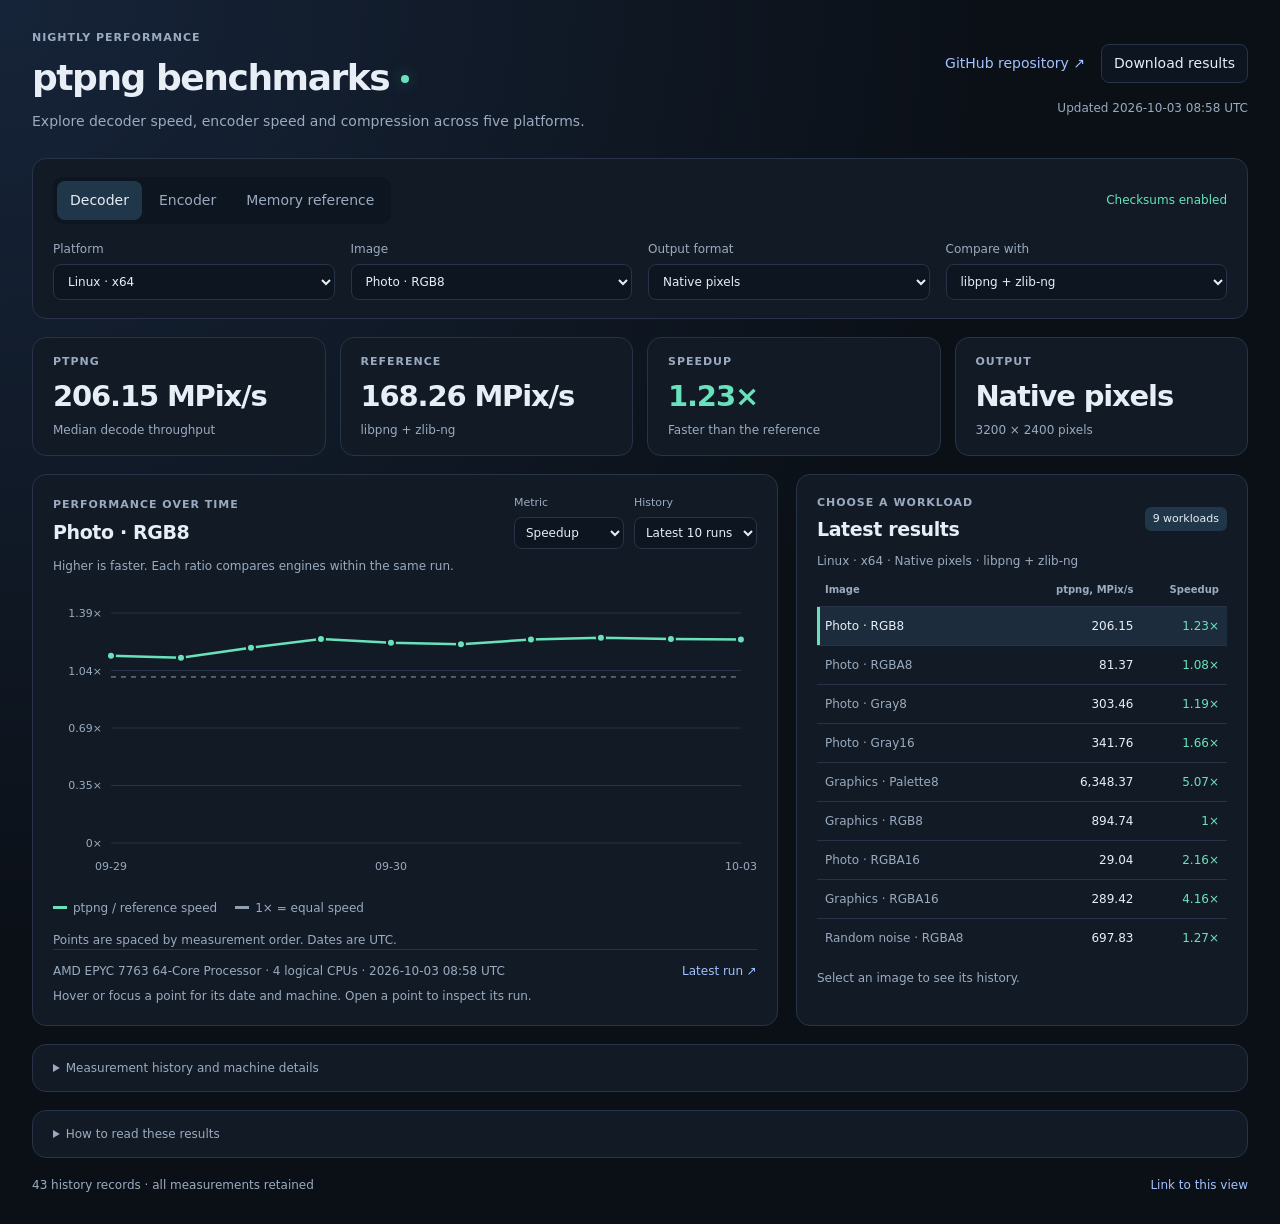
<file: bench/index.html>
<!doctype html>
<html lang="en">
<head>
  <meta charset="utf-8">
  <meta name="viewport" content="width=device-width, initial-scale=1">
  <meta name="color-scheme" content="dark">
  <title>ptpng benchmarks</title>
  <link rel="stylesheet" href="dashboard.css">
  <script src="data.js" defer></script>
  <script src="dashboard.js?v=3" defer></script>
</head>
<body>
  <main class="dashboard">
    <header class="page-header">
      <div><div class="eyebrow">Nightly performance</div><h1>ptpng benchmarks<span class="status-dot" aria-hidden="true"></span></h1>
        <p>Explore decoder speed, encoder speed and compression across five platforms.</p></div>
      <div class="header-actions"><a id="repository-link">GitHub repository ↗</a><button id="download" type="button">Download results</button>
        <span id="updated" class="muted"></span></div>
    </header>
    <p id="error" role="alert" hidden></p>
    <section class="controls panel" aria-label="Choose benchmark">
      <div class="toolbar">
        <div class="segmented" role="group" aria-label="Operation">
          <button type="button" data-mode="decode" aria-pressed="true">Decoder</button>
          <button type="button" data-mode="encode" aria-pressed="false">Encoder</button>
          <button type="button" data-mode="memory" aria-pressed="false">Memory reference</button>
        </div>
        <span class="checksums">Checksums enabled</span>
      </div>
      <div class="filters">
        <label>Platform<select id="platform"></select></label>
        <label>Image<select id="image"></select></label>
        <label>Output format<select id="format"></select></label>
        <label>Compare with<select id="reference"></select></label>
      </div>
    </section>
    <section id="stats" class="stats" aria-label="Latest selected result" aria-live="polite"></section>
    <p id="encoder-note" class="muted" hidden>From commit 835042d, the encoder prioritizes level-6 file sizes. Earlier runs used faster compression with much larger files. Compare speed and PNG file size together.</p>
    <div class="results-grid">
      <section class="panel trend-panel" aria-labelledby="trend-title">
        <div class="section-heading"><div><div class="eyebrow">Performance over time</div><h2 id="trend-title">Loading measurements…</h2></div>
          <div class="chart-controls"><label class="compact-label">Metric<select id="metric"></select></label>
            <label class="compact-label">History<select id="range"><option value="10">Latest 10 runs</option><option value="30">Latest 30 runs</option><option value="all">All runs</option></select></label></div>
        </div>
        <p id="chart-caption" class="muted"></p>
        <div id="chart" class="chart"></div>
        <div id="legend" class="legend"></div>
        <p class="muted">Points are spaced by measurement order. Dates are UTC.</p>
        <div class="run-strip"><span id="machine" class="muted"></span><a id="latest-run" target="_blank" rel="noopener noreferrer">Latest run ↗</a></div>
        <p id="point-help" class="muted">Hover or focus a point for its date and machine. Open a point to inspect its run.</p>
      </section>
      <section class="panel overview" aria-labelledby="overview-title">
        <div class="section-heading"><div><div class="eyebrow">Choose a workload</div><h2 id="overview-title">Latest results</h2></div><span id="case-count" class="badge"></span></div>
        <p id="overview-caption" class="muted"></p>
        <div class="table-wrap"><table><thead id="overview-head"></thead><tbody id="overview-body"></tbody></table></div>
        <p class="muted table-hint">Select an image to see its history.</p>
      </section>
    </div>
    <details class="panel measurement-details"><summary>Measurement history and machine details</summary>
      <div class="table-wrap history-wrap"><table><thead><tr><th>Measured, UTC</th><th>Commit</th><th>ptpng</th><th>Reference</th><th>Machine</th><th>Run</th></tr></thead><tbody id="history-body"></tbody></table></div>
    </details>
    <details class="panel method-details"><summary>How to read these results</summary>
      <div class="method-grid">
        <div><h3>Speed and file size</h3><p>Above 1× means ptpng is faster than the reference measured in the same run. The dashed line marks equal speed. File size is a separate comparison: 167.6% of reference bytes means a 67.6% larger PNG file.</p><p>PNG compression is lossless; dimensions and decoded pixels stay identical. Changing the reference changes the comparison, not ptpng's compression settings. zlib and zlib-ng can produce different file sizes at the same numbered level.</p></div>
        <div><h3>Machines can change</h3><p>Hosted runners are fresh virtual machines. Compare the recorded CPU and runner image before interpreting a change. These ratios do not replace alternating old/new measurements on one machine.</p></div>
        <div><h3>Timing and fixtures</h3><p>Decoder timings use medians of 12 alternating rounds after warm-up from commit e6f083c onward; earlier runs used best-of-12. Encoding uses five rotated rounds. Allocations and checksums are included; file I/O and freeing returned output are excluded.</p><p>From 1 October 2026, the encoder targets level-6 file sizes with full-row filtering and dynamic Huffman blocks. Earlier points use the previous speed-first compressor; compare time and size together.</p><p>Fixtures contain generated photo-like gradients, graphics and random noise. PNG streams can differ between OSes. Palette inputs expand to RGBA8 for both encoders.</p></div>
        <div><h3>Memory is a reference</h3><p>Warm-buffer copying measures payload MB/s over a 128 MiB working set. It is not a theoretical PNG limit: decoding reads compressed bytes and also reconstructs pixels and verifies checksums.</p></div>
      </div>
    </details>
    <footer><span id="history-count"></span><a id="view-link">Link to this view</a></footer>
  </main>
  <noscript><p>This dashboard needs JavaScript. The full benchmark history is available in <a href="data.js">data.js</a>.</p></noscript>
</body>
</html>
</file>
<file: bench/dashboard.css>
:root { color-scheme: dark; --bg: #0b1017; --panel: #121a25; --border: #273447; --text: #e8eef6; --muted: #9aabc0; --accent: #69e2bb; --reference: #80aaff; --loss: #ffb38a; }
* { box-sizing: border-box; }
body { margin: 0; background: radial-gradient(ellipse at top left, #162439 0, transparent 55%), var(--bg); color: var(--text); font: 14px/1.5 system-ui, -apple-system, "Segoe UI", sans-serif; }
button, select { font: inherit; }
button, select, a { -webkit-tap-highlight-color: transparent; }
button, select { border: 1px solid var(--border); border-radius: 8px; color: var(--text); background: #0d1520; }
button { padding: 8px 12px; cursor: pointer; }
button:hover, select:hover { border-color: #64778f; }
a { color: #a2c2ff; text-decoration: none; }
a:hover { text-decoration: underline; }
:focus-visible { outline: 2px solid var(--accent); outline-offset: 3px; }
button:disabled, select:disabled { opacity: .5; cursor: default; }
h1, h2, h3, p { margin: 0; }
h1 { font-size: clamp(26px, 3vw, 36px); letter-spacing: -.04em; font-weight: 650; }
h2 { font-size: 19px; letter-spacing: -.02em; font-weight: 600; }
h3 { font-size: 15px; margin-bottom: 8px; }
.dashboard { max-width: 1480px; margin: auto; padding: 30px 32px; }
.page-header { display: flex; justify-content: space-between; gap: 24px; align-items: center; margin-bottom: 26px; }
.page-header p { color: var(--muted); margin-top: 6px; }
.status-dot { display: inline-block; height: 8px; width: 8px; margin: 0 0 7px 12px; border-radius: 50%; background: var(--accent); box-shadow: 0 0 16px #69e2bb60; }
.eyebrow { color: var(--muted); font-size: 11px; font-weight: 650; letter-spacing: .09em; text-transform: uppercase; margin-bottom: 4px; }
.header-actions { display: flex; gap: 16px; align-items: center; flex-wrap: wrap; justify-content: flex-end; max-width: 390px; }
.header-actions > span { width: 100%; text-align: right; font-size: 12px; }
.panel { border: 1px solid var(--border); border-radius: 14px; background: var(--panel); }
.controls { padding: 18px 20px; }
.toolbar { display: flex; justify-content: space-between; align-items: center; gap: 16px; margin-bottom: 16px; }
.segmented { display: flex; background: #0d1520; padding: 4px; border-radius: 10px; gap: 4px; }
.segmented button { border-color: transparent; background: transparent; color: var(--muted); }
.segmented button[aria-pressed="true"] { background: #203649; color: var(--text); }
.checksums { font-size: 12px; color: var(--accent); }
.filters { display: grid; grid-template-columns: repeat(4, minmax(0, 1fr)); gap: 16px; }
label { display: flex; flex-direction: column; gap: 6px; color: var(--muted); font-size: 12px; }
select { padding: 9px 30px 9px 10px; width: 100%; min-width: 0; }
.stats { display: grid; grid-template-columns: repeat(4, minmax(0, 1fr)); gap: 14px; margin: 18px 0; }
.stat { padding: 16px 20px; }
.stat-value { font-size: clamp(22px, 2.5vw, 29px); letter-spacing: -.04em; font-weight: 600; margin: 5px 0 2px; font-variant-numeric: tabular-nums; }
.stat-detail { font-size: 12px; color: var(--muted); }
.gain { color: var(--accent); }
.loss { color: var(--loss); }
.muted { color: var(--muted); font-size: 12px; }
.results-grid { display: grid; grid-template-columns: minmax(0, 1.65fr) minmax(360px, 1fr); gap: 18px; }
.trend-panel, .overview { padding: 20px; min-width: 0; }
.section-heading { display: flex; justify-content: space-between; align-items: center; gap: 12px; margin-bottom: 8px; }
.chart-controls { display: flex; gap: 10px; }
.compact-label { font-size: 11px; min-width: 110px; }
.compact-label select { font-size: 12px; padding: 7px; }
.chart { height: 292px; margin-top: 18px; }
.chart svg { display: block; width: 100%; height: 100%; overflow: visible; }
.chart text { fill: var(--muted); font: 11px system-ui, sans-serif; }
.chart .grid { stroke: #273447; stroke-width: 1; }
.chart .baseline { stroke: #91a0b2; stroke-width: 1; stroke-dasharray: 5 5; }
.chart .point { stroke: var(--panel); stroke-width: 2; }
.chart a:hover .point, .chart a:focus .point { stroke: white; stroke-width: 3; r: 6; }
.legend { display: flex; gap: 18px; margin: 14px 0; color: var(--muted); font-size: 12px; }
.legend span::before { content: ""; display: inline-block; width: 14px; height: 3px; margin: 0 6px 3px 0; background: var(--legend-color); }
.run-strip { display: flex; justify-content: space-between; align-items: flex-start; border-top: 1px solid var(--border); padding-top: 12px; gap: 12px; }
.run-strip a { white-space: nowrap; font-size: 12px; }
#point-help { margin-top: 7px; }
.badge { padding: 4px 8px; background: #203649; border-radius: 6px; font-size: 11px; white-space: nowrap; }
.table-wrap { overflow: auto; }
table { width: 100%; border-collapse: collapse; font-size: 12px; }
th { text-align: right; padding: 12px 8px 9px; font-size: 10px; font-weight: 600; color: var(--muted); white-space: nowrap; }
td { text-align: right; padding: 10px 8px; border-top: 1px solid var(--border); font-variant-numeric: tabular-nums; white-space: nowrap; }
th:first-child, td:first-child { text-align: left; }
.overview td:first-child { white-space: normal; min-width: 125px; }
.image-button { font-size: 12px; border: 0; background: transparent; padding: 0; text-align: left; color: var(--muted); }
tr.selected { background: #1c2c3c; }
tr.selected .image-button { color: var(--text); }
tr.selected td:first-child { box-shadow: inset 3px 0 var(--accent); }
.table-hint { margin-top: 12px; }
.measurement-details, .method-details { margin-top: 18px; padding: 14px 20px; }
summary { cursor: pointer; color: var(--muted); font-size: 12px; }
details[open] summary { color: var(--text); margin-bottom: 16px; }
.history-wrap { max-height: 330px; }
.history-wrap th { text-align: left; }
.history-wrap td { text-align: left; }
.history-wrap th { position: sticky; top: 0; background: var(--panel); }
.method-grid { display: grid; grid-template-columns: repeat(2, minmax(0, 1fr)); gap: 20px 32px; }
.method-grid p { color: var(--muted); font-size: 12px; max-width: 65ch; margin-bottom: 8px; }
footer { display: flex; justify-content: space-between; color: var(--muted); margin-top: 18px; font-size: 12px; gap: 12px; }
#error { padding: 14px; border: 1px solid var(--loss); color: var(--loss); margin-bottom: 18px; }
@media (max-width: 1150px) { .results-grid { grid-template-columns: 1fr; } .overview td:first-child { width: 45%; } }
@media (max-width: 700px) { .dashboard { padding: 20px 14px; } .page-header { align-items: flex-start; flex-direction: column; gap: 12px; } .header-actions { justify-content: flex-start; max-width: none; } .header-actions > span { text-align: left; } .filters { grid-template-columns: repeat(2, minmax(0, 1fr)); gap: 12px; } .stats { grid-template-columns: repeat(2, minmax(0, 1fr)); gap: 10px; } .stat { padding: 12px; } .toolbar { flex-wrap: wrap; } .controls, .trend-panel, .overview { padding: 14px; } .section-heading { flex-wrap: wrap; } .chart-controls { width: 100%; } .compact-label { flex: 1; } .chart { height: 240px; } .method-grid { grid-template-columns: 1fr; } .segmented { width: 100%; } .segmented button { flex: 1; font-size: 12px; padding: 8px; } }
</file>
